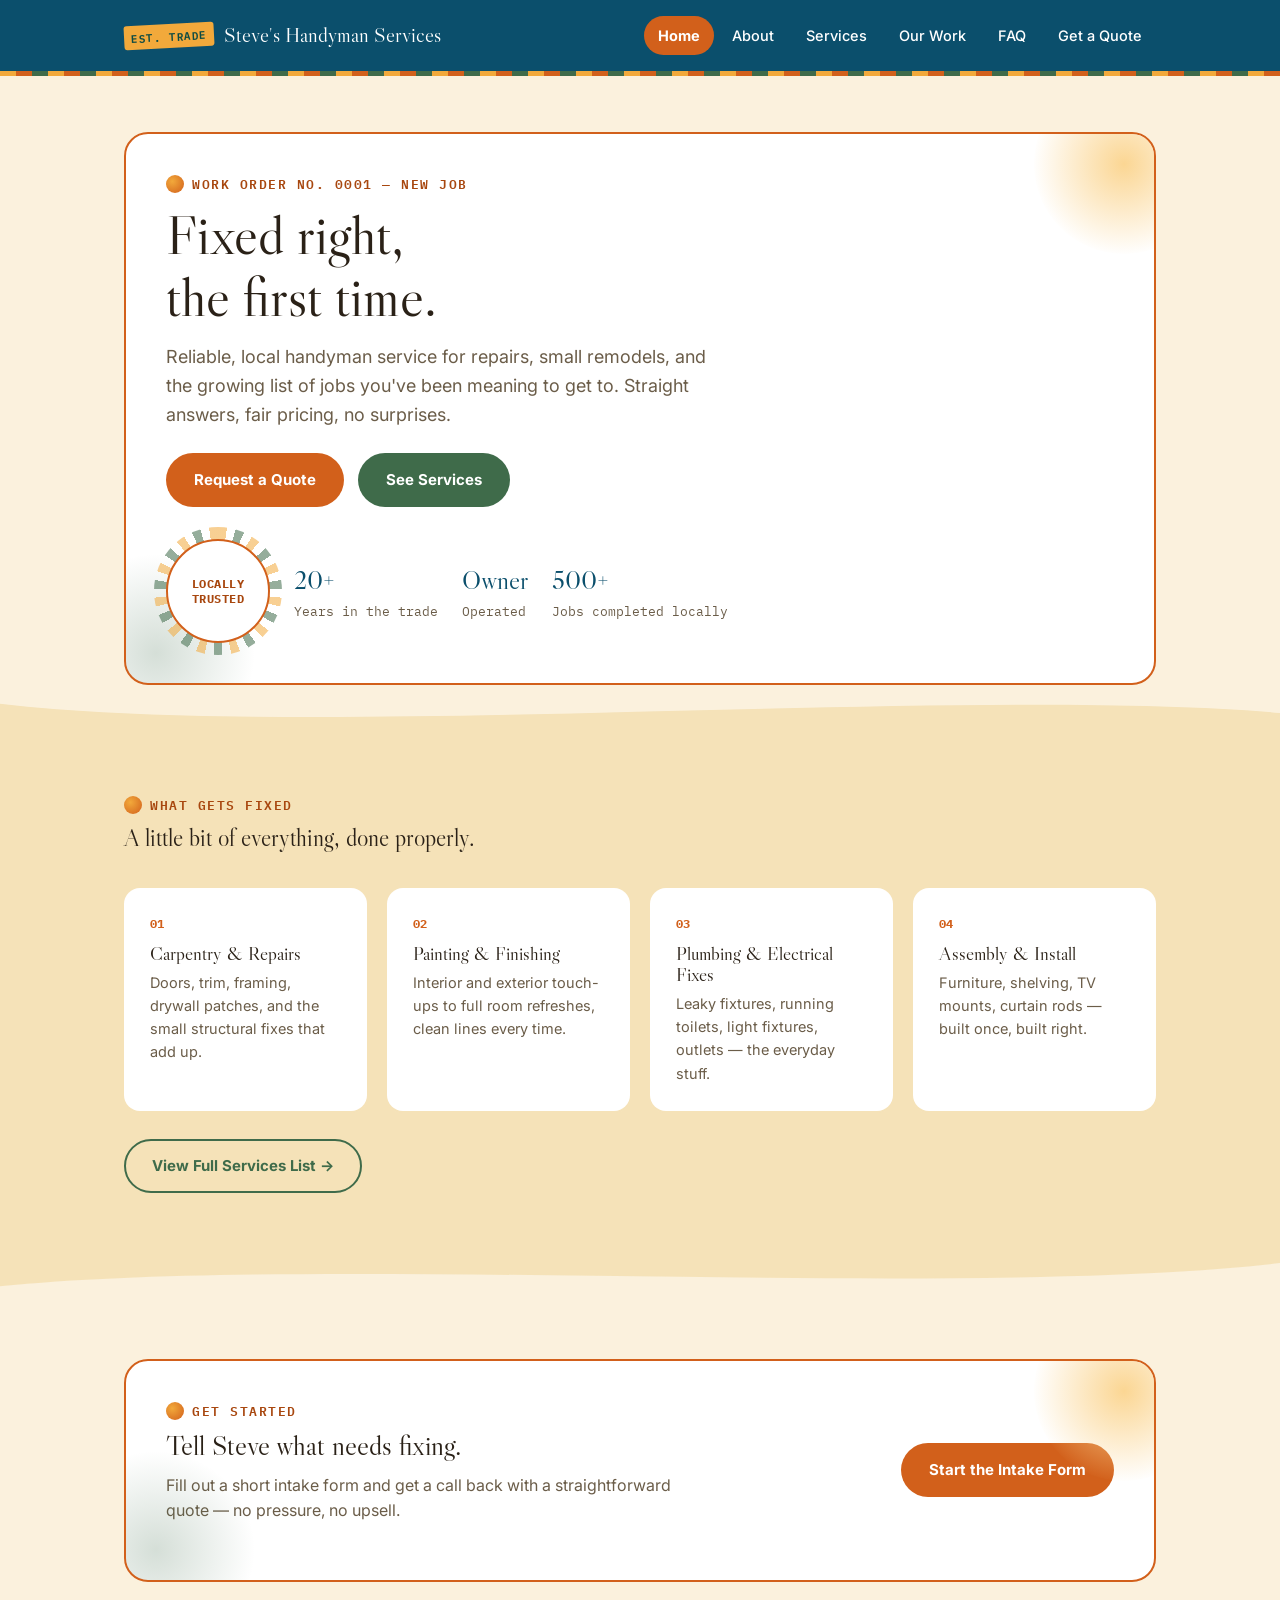
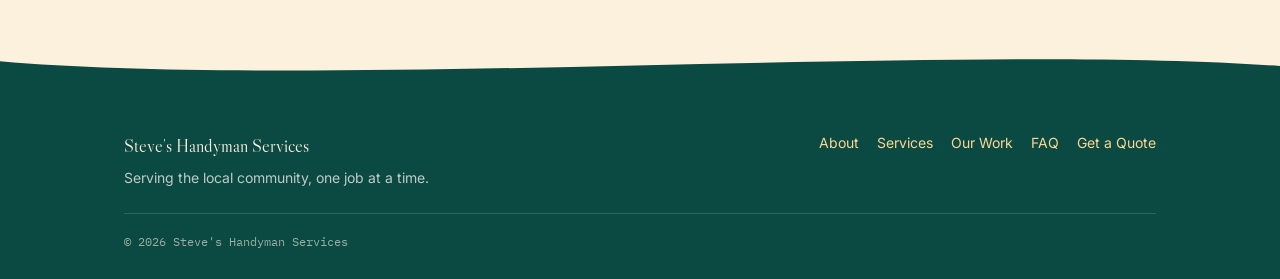
<file: index.html>
<!DOCTYPE html>
<html lang="en">
<head>
<meta charset="UTF-8">
<meta name="viewport" content="width=device-width, initial-scale=1.0">
<title>Steve's Handyman Services | Repairs, Remodels & Maintenance</title>
<link rel="stylesheet" href="style.css">
</head>
<body>

<header class="site-header">
  <div class="nav-wrap">
    <a href="index.html" class="logo">
      <span class="logo-tag">EST. TRADE</span>
      <span class="logo-name">Steve's Handyman Services</span>
    </a>
    <nav class="main-nav">
      <a href="index.html" class="active">Home</a>
      <a href="about.html">About</a>
      <a href="services.html">Services</a>
      <a href="work.html">Our Work</a>
      <a href="faq.html">FAQ</a>
      <a href="contact.html">Get a Quote</a>
    </nav>
  </div>
</header>

<section class="hero">
  <div class="container">
    <div class="ticket">
      <span class="eyebrow">Work Order No. 0001 — New Job</span>
      <h1>Fixed right,<br>the first time.</h1>
      <p class="lede">Reliable, local handyman service for repairs, small remodels, and the growing list of jobs you've been meaning to get to. Straight answers, fair pricing, no surprises.</p>
      <div class="hero-actions">
        <a href="contact.html" class="btn btn-primary">Request a Quote</a>
        <a href="services.html" class="btn btn-pine">See Services</a>
      </div>

      <div class="stamp-row">
        <div class="stamp">Locally<br>Trusted</div>
        <div class="stat"><strong>20+</strong>Years in the trade</div>
        <div class="stat"><strong>Owner</strong>Operated</div>
        <div class="stat"><strong>500+</strong>Jobs completed locally</div>
      </div>
    </div>
  </div>
</section>

<svg class="wave" viewBox="0 0 1200 60" preserveAspectRatio="none" xmlns="http://www.w3.org/2000/svg"><rect width="1200" height="60" fill="#FBF1DD"></rect><path d="M0,20 C300,60 900,0 1200,30 L1200,60 L0,60 Z" fill="#F5E2B8"></path></svg>
<section class="section-alt">
  <div class="container">
    <div class="section-head">
      <span class="eyebrow">What Gets Fixed</span>
      <h2>A little bit of everything, done properly.</h2>
    </div>
    <div class="grid">
      <div class="card">
        <span class="num">01</span>
        <h3>Carpentry &amp; Repairs</h3>
        <p>Doors, trim, framing, drywall patches, and the small structural fixes that add up.</p>
      </div>
      <div class="card">
        <span class="num">02</span>
        <h3>Painting &amp; Finishing</h3>
        <p>Interior and exterior touch-ups to full room refreshes, clean lines every time.</p>
      </div>
      <div class="card">
        <span class="num">03</span>
        <h3>Plumbing &amp; Electrical Fixes</h3>
        <p>Leaky fixtures, running toilets, light fixtures, outlets — the everyday stuff.</p>
      </div>
      <div class="card">
        <span class="num">04</span>
        <h3>Assembly &amp; Install</h3>
        <p>Furniture, shelving, TV mounts, curtain rods — built once, built right.</p>
      </div>
    </div>
    <div style="margin-top:28px;">
      <a href="services.html" class="btn btn-outline" style="border-color:var(--palm);color:var(--palm);">View Full Services List →</a>
    </div>
  </div>
</section>

<svg class="wave" viewBox="0 0 1200 60" preserveAspectRatio="none" xmlns="http://www.w3.org/2000/svg"><rect width="1200" height="60" fill="#F5E2B8"></rect><path d="M0,40 C300,5 900,55 1200,15 L1200,60 L0,60 Z" fill="#FBF1DD"></path></svg>
<section>
  <div class="container">
    <div class="ticket" style="display:flex;gap:32px;flex-wrap:wrap;align-items:center;justify-content:space-between;">
      <div style="max-width:520px;">
        <span class="eyebrow">Get Started</span>
        <h2 style="font-size:28px;">Tell Steve what needs fixing.</h2>
        <p style="color:var(--ink-soft);">Fill out a short intake form and get a call back with a straightforward quote — no pressure, no upsell.</p>
      </div>
      <a href="contact.html" class="btn btn-primary">Start the Intake Form</a>
    </div>
  </div>
</section>

<svg class="wave" viewBox="0 0 1200 60" preserveAspectRatio="none" xmlns="http://www.w3.org/2000/svg"><rect width="1200" height="60" fill="#FBF1DD"></rect><path d="M0,25 C300,55 900,5 1200,30 L1200,60 L0,60 Z" fill="#0B4A43"></path></svg>
<footer class="site-footer">
  <div class="container">
    <div class="foot-grid">
      <div>
        <div class="logo-name" style="color:var(--bg);font-size:18px;margin-bottom:6px;">Steve's Handyman Services</div>
        <div style="font-size:14px;color:rgba(250,247,241,.75);">Serving the local community, one job at a time.</div>
      </div>
      <div class="foot-links">
        <a href="about.html">About</a>
        <a href="services.html">Services</a>
        <a href="work.html">Our Work</a>
        <a href="faq.html">FAQ</a>
        <a href="contact.html">Get a Quote</a>
      </div>
    </div>
    <div class="foot-bottom">© 2026 Steve's Handyman Services</div>
  </div>
</footer>


<script src="https://identity.netlify.com/v1/netlify-identity-widget.js"></script>
<script>
  // Redirects Steve to the admin panel after he accepts his email invite
  if (window.netlifyIdentity) {
    window.netlifyIdentity.on("init", function(user){
      if (!user) {
        window.netlifyIdentity.on("login", function(){
          document.location.href = "/admin/";
        });
      }
    });
  }
</script>
</body>
</html>
</file>
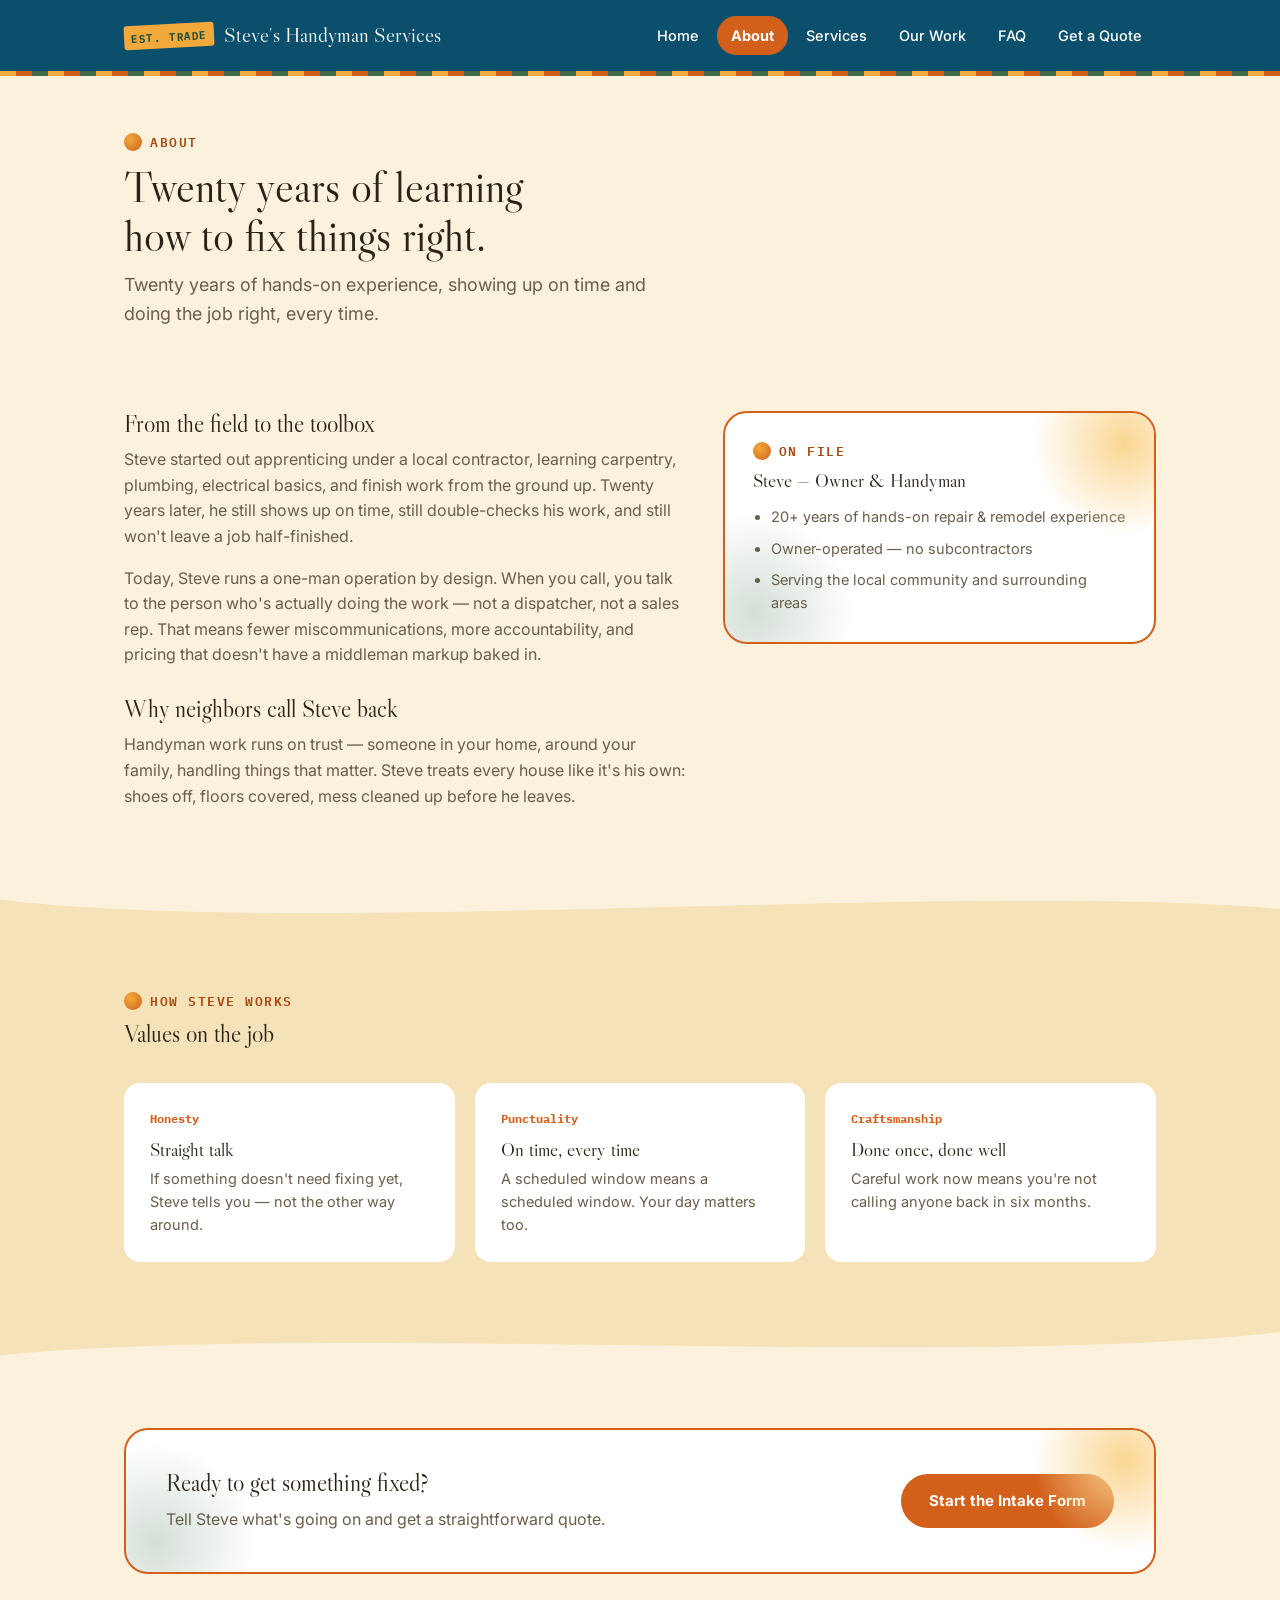
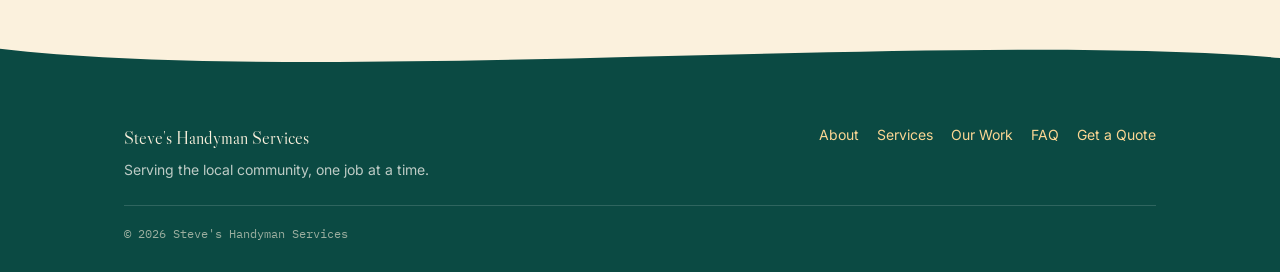
<file: about.html>
<!DOCTYPE html>
<html lang="en">
<head>
<meta charset="UTF-8">
<meta name="viewport" content="width=device-width, initial-scale=1.0">
<title>About Steve | Steve's Handyman Services</title>
<link rel="stylesheet" href="style.css">
</head>
<body>

<header class="site-header">
  <div class="nav-wrap">
    <a href="index.html" class="logo">
      <span class="logo-tag">EST. TRADE</span>
      <span class="logo-name">Steve's Handyman Services</span>
    </a>
    <nav class="main-nav">
      <a href="index.html">Home</a>
      <a href="about.html" class="active">About</a>
      <a href="services.html">Services</a>
      <a href="work.html">Our Work</a>
      <a href="faq.html">FAQ</a>
      <a href="contact.html">Get a Quote</a>
    </nav>
  </div>
</header>

<section class="hero" style="padding-bottom:8px;">
  <div class="container">
    <span class="eyebrow">About</span>
    <h1 style="font-size:clamp(30px,4.5vw,44px);">Twenty years of learning<br>how to fix things right.</h1>
    <p class="lede">Twenty years of hands-on experience, showing up on time and doing the job right, every time.</p>
  </div>
</section>

<section>
  <div class="container">
    <div class="grid" style="grid-template-columns:1.3fr 1fr;gap:36px;align-items:start;">
      <div>
        <h2 style="font-size:24px;">From the field to the toolbox</h2>
        <p style="color:var(--ink-soft);">Steve started out apprenticing under a local contractor, learning carpentry, plumbing, electrical basics, and finish work from the ground up. Twenty years later, he still shows up on time, still double-checks his work, and still won't leave a job half-finished.</p>
        <p style="color:var(--ink-soft);">Today, Steve runs a one-man operation by design. When you call, you talk to the person who's actually doing the work — not a dispatcher, not a sales rep. That means fewer miscommunications, more accountability, and pricing that doesn't have a middleman markup baked in.</p>
        <h2 style="font-size:24px;margin-top:28px;">Why neighbors call Steve back</h2>
        <p style="color:var(--ink-soft);">Handyman work runs on trust — someone in your home, around your family, handling things that matter. Steve treats every house like it's his own: shoes off, floors covered, mess cleaned up before he leaves.</p>
      </div>
      <div class="ticket" style="padding:28px;">
        <span class="eyebrow">On File</span>
        <h3 style="font-size:19px;margin-bottom:14px;">Steve — Owner &amp; Handyman</h3>
        <ul style="padding-left:18px;color:var(--ink-soft);font-size:14.5px;margin:0;">
          <li style="margin-bottom:8px;">20+ years of hands-on repair &amp; remodel experience</li>
          <li style="margin-bottom:8px;">Owner-operated — no subcontractors</li>
          <li>Serving the local community and surrounding areas</li>
        </ul>
      </div>
    </div>
  </div>
</section>
<svg class="wave" viewBox="0 0 1200 60" preserveAspectRatio="none" xmlns="http://www.w3.org/2000/svg"><rect width="1200" height="60" fill="#FBF1DD"></rect><path d="M0,20 C300,60 900,0 1200,30 L1200,60 L0,60 Z" fill="#F5E2B8"></path></svg>

<section class="section-alt">
  <div class="container">
    <div class="section-head">
      <span class="eyebrow">How Steve Works</span>
      <h2>Values on the job</h2>
    </div>
    <div class="grid">
      <div class="card">
        <span class="num">Honesty</span>
        <h3>Straight talk</h3>
        <p>If something doesn't need fixing yet, Steve tells you — not the other way around.</p>
      </div>
      <div class="card">
        <span class="num">Punctuality</span>
        <h3>On time, every time</h3>
        <p>A scheduled window means a scheduled window. Your day matters too.</p>
      </div>
      <div class="card">
        <span class="num">Craftsmanship</span>
        <h3>Done once, done well</h3>
        <p>Careful work now means you're not calling anyone back in six months.</p>
      </div>
    </div>
  </div>
</section>
<svg class="wave" viewBox="0 0 1200 60" preserveAspectRatio="none" xmlns="http://www.w3.org/2000/svg"><rect width="1200" height="60" fill="#F5E2B8"></rect><path d="M0,40 C300,5 900,55 1200,15 L1200,60 L0,60 Z" fill="#FBF1DD"></path></svg>

<section>
  <div class="container">
    <div class="ticket" style="display:flex;gap:24px;flex-wrap:wrap;align-items:center;justify-content:space-between;">
      <div>
        <h2 style="font-size:24px;">Ready to get something fixed?</h2>
        <p style="color:var(--ink-soft);margin:0;">Tell Steve what's going on and get a straightforward quote.</p>
      </div>
      <a href="contact.html" class="btn btn-primary">Start the Intake Form</a>
    </div>
  </div>
</section>
<svg class="wave" viewBox="0 0 1200 60" preserveAspectRatio="none" xmlns="http://www.w3.org/2000/svg"><rect width="1200" height="60" fill="#FBF1DD"></rect><path d="M0,20 C300,60 900,0 1200,30 L1200,60 L0,60 Z" fill="#0B4A43"></path></svg>

<footer class="site-footer">
  <div class="container">
    <div class="foot-grid">
      <div>
        <div class="logo-name" style="color:var(--bg);font-size:18px;margin-bottom:6px;">Steve's Handyman Services</div>
        <div style="font-size:14px;color:rgba(250,247,241,.75);">Serving the local community, one job at a time.</div>
      </div>
      <div class="foot-links">
        <a href="about.html">About</a>
        <a href="services.html">Services</a>
        <a href="work.html">Our Work</a>
        <a href="faq.html">FAQ</a>
        <a href="contact.html">Get a Quote</a>
      </div>
    </div>
    <div class="foot-bottom">© 2026 Steve's Handyman Services</div>
  </div>
</footer>

</body>
</html>
</file>
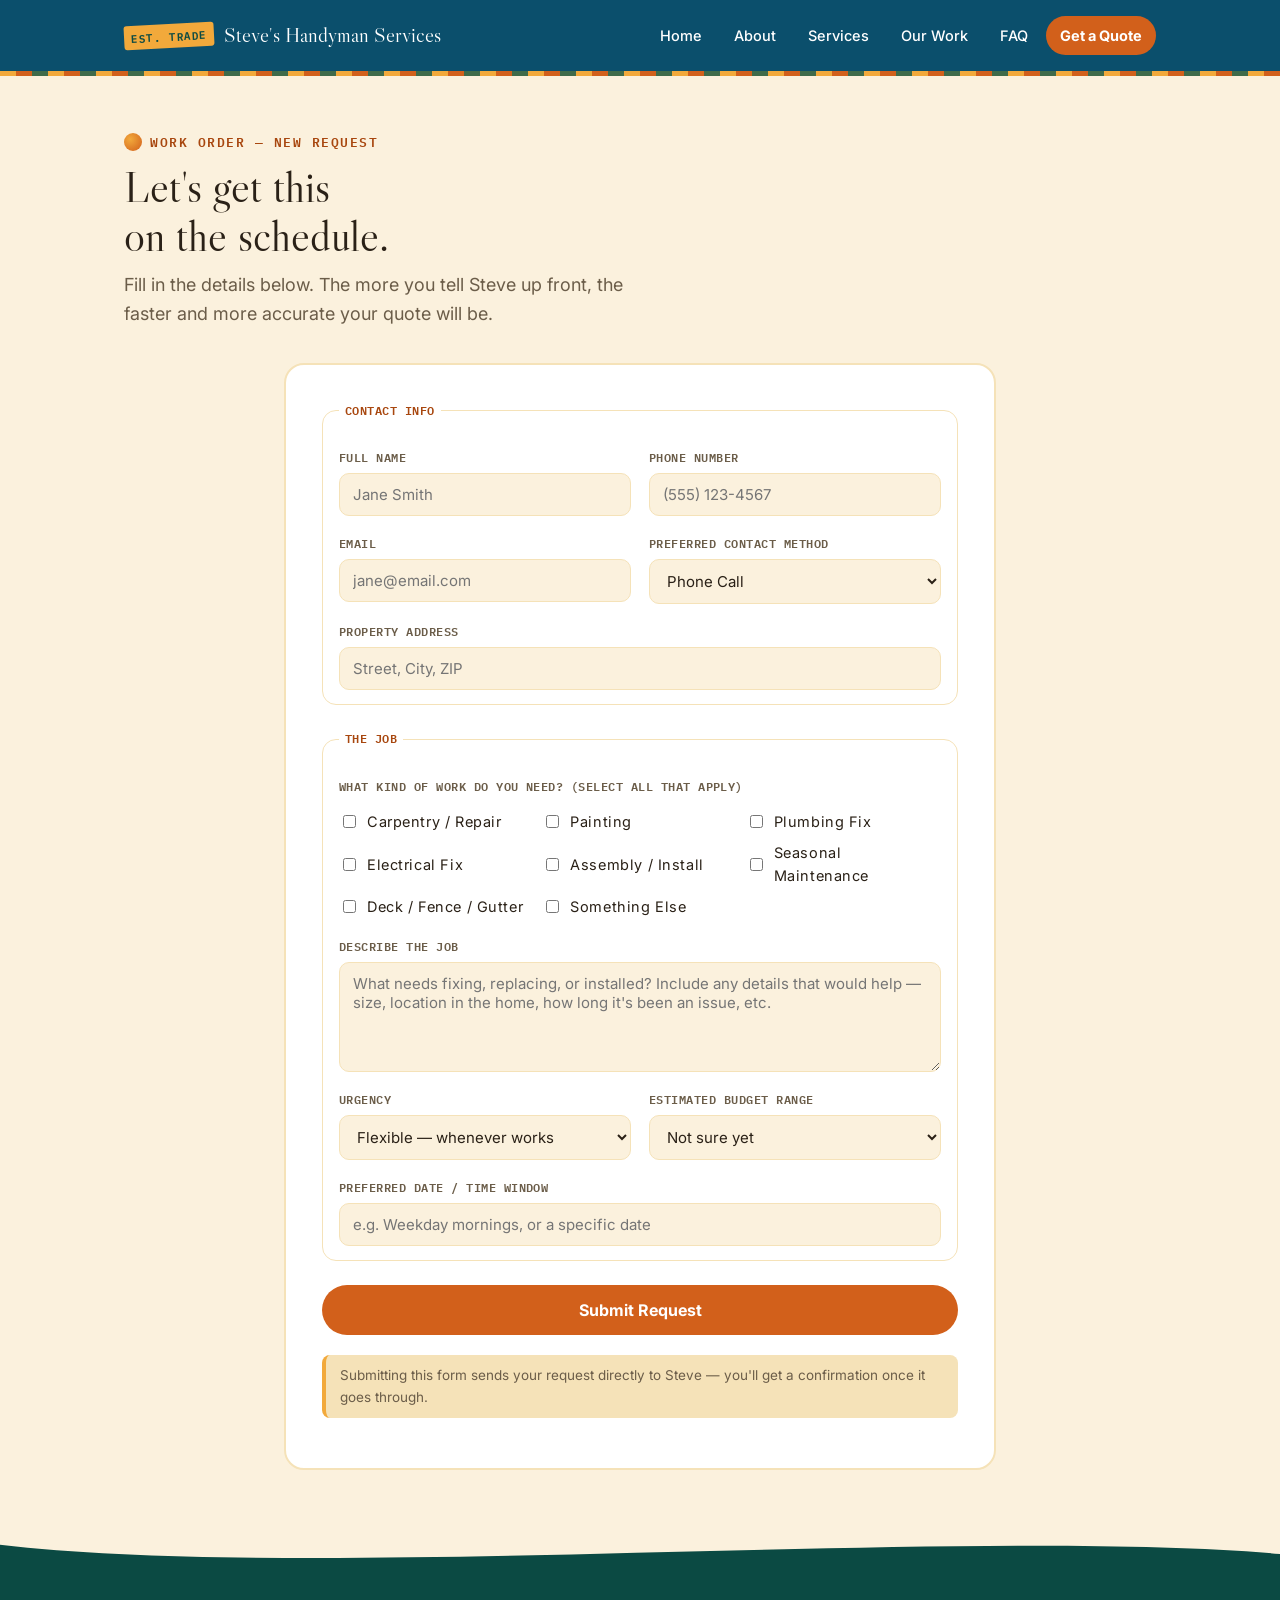
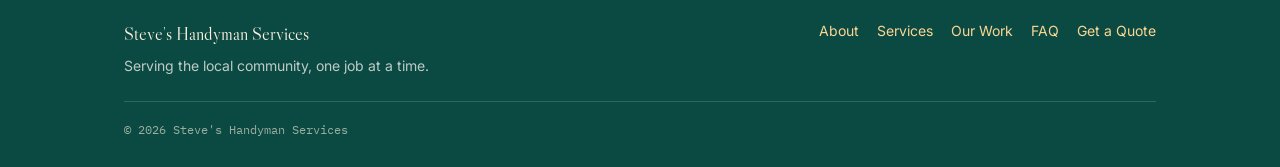
<file: contact.html>
<!DOCTYPE html>
<html lang="en">
<head>
<meta charset="UTF-8">
<meta name="viewport" content="width=device-width, initial-scale=1.0">
<title>Get a Quote | Steve's Handyman Services</title>
<link rel="stylesheet" href="style.css">
</head>
<body>

<header class="site-header">
  <div class="nav-wrap">
    <a href="index.html" class="logo">
      <span class="logo-tag">EST. TRADE</span>
      <span class="logo-name">Steve's Handyman Services</span>
    </a>
    <nav class="main-nav">
      <a href="index.html">Home</a>
      <a href="about.html">About</a>
      <a href="services.html">Services</a>
      <a href="work.html">Our Work</a>
      <a href="faq.html">FAQ</a>
      <a href="contact.html" class="active">Get a Quote</a>
    </nav>
  </div>
</header>

<section class="hero" style="padding-bottom:8px;">
  <div class="container">
    <span class="eyebrow">Work Order — New Request</span>
    <h1 style="font-size:clamp(30px,4.5vw,44px);">Let's get this<br>on the schedule.</h1>
    <p class="lede">Fill in the details below. The more you tell Steve up front, the faster and more accurate your quote will be.</p>
  </div>
</section>

<section style="padding-top:8px;">
  <div class="container" style="max-width:760px;">
    <form class="form-card" id="intake-form" name="intake-form" method="POST" data-netlify="true" netlify-honeypot="bot-field" action="/thank-you.html">
      <input type="hidden" name="form-name" value="intake-form" />
      <p style="position:absolute;left:-9999px;" aria-hidden="true">
        <label>Don't fill this out if you're human: <input name="bot-field" tabindex="-1" autocomplete="off" /></label>
      </p>

      <fieldset style="margin-bottom:24px;">
        <legend>Contact Info</legend>
        <div class="form-row" style="margin-top:14px;">
          <div class="field">
            <label for="name">Full Name</label>
            <input type="text" id="name" name="name" placeholder="Jane Smith" required>
          </div>
          <div class="field">
            <label for="phone">Phone Number</label>
            <input type="tel" id="phone" name="phone" placeholder="(555) 123-4567" required>
          </div>
        </div>
        <div class="form-row">
          <div class="field">
            <label for="email">Email</label>
            <input type="email" id="email" name="email" placeholder="jane@email.com">
          </div>
          <div class="field">
            <label for="preferred-contact">Preferred Contact Method</label>
            <select id="preferred-contact" name="preferred-contact">
              <option>Phone Call</option>
              <option>Text Message</option>
              <option>Email</option>
            </select>
          </div>
        </div>
        <div class="field full">
          <label for="address">Property Address</label>
          <input type="text" id="address" name="address" placeholder="Street, City, ZIP">
        </div>
      </fieldset>

      <fieldset style="margin-bottom:24px;">
        <legend>The Job</legend>
        <div class="field full" style="margin-top:14px;margin-bottom:18px;">
          <label>What kind of work do you need? (select all that apply)</label>
          <div class="checkbox-grid">
            <label><input type="checkbox" name="job-type" value="carpentry"> Carpentry / Repair</label>
            <label><input type="checkbox" name="job-type" value="painting"> Painting</label>
            <label><input type="checkbox" name="job-type" value="plumbing"> Plumbing Fix</label>
            <label><input type="checkbox" name="job-type" value="electrical"> Electrical Fix</label>
            <label><input type="checkbox" name="job-type" value="assembly"> Assembly / Install</label>
            <label><input type="checkbox" name="job-type" value="maintenance"> Seasonal Maintenance</label>
            <label><input type="checkbox" name="job-type" value="outdoor"> Deck / Fence / Gutter</label>
            <label><input type="checkbox" name="job-type" value="other"> Something Else</label>
          </div>
        </div>
        <div class="field full" style="margin-bottom:18px;">
          <label for="details">Describe the Job</label>
          <textarea id="details" name="details" placeholder="What needs fixing, replacing, or installed? Include any details that would help — size, location in the home, how long it's been an issue, etc."></textarea>
        </div>
        <div class="form-row">
          <div class="field">
            <label for="urgency">Urgency</label>
            <select id="urgency" name="urgency">
              <option>Flexible — whenever works</option>
              <option>Within the next 2 weeks</option>
              <option>Urgent — as soon as possible</option>
            </select>
          </div>
          <div class="field">
            <label for="budget">Estimated Budget Range</label>
            <select id="budget" name="budget">
              <option>Not sure yet</option>
              <option>Under $150</option>
              <option>$150–$400</option>
              <option>$400–$1,000</option>
              <option>$1,000+</option>
            </select>
          </div>
        </div>
        <div class="field full">
          <label for="date">Preferred Date / Time Window</label>
          <input type="text" id="date" name="date" placeholder="e.g. Weekday mornings, or a specific date">
        </div>
      </fieldset>

      <button type="submit" class="btn btn-primary" style="width:100%;text-align:center;font-size:16px;">Submit Request</button>

      <p class="form-note">Submitting this form sends your request directly to Steve — you'll get a confirmation once it goes through.</p>
    </form>
  </div>
</section>
<svg class="wave" viewBox="0 0 1200 60" preserveAspectRatio="none" xmlns="http://www.w3.org/2000/svg"><rect width="1200" height="60" fill="#FBF1DD"></rect><path d="M0,20 C300,60 900,0 1200,30 L1200,60 L0,60 Z" fill="#0B4A43"></path></svg>

<footer class="site-footer">
  <div class="container">
    <div class="foot-grid">
      <div>
        <div class="logo-name" style="color:var(--bg);font-size:18px;margin-bottom:6px;">Steve's Handyman Services</div>
        <div style="font-size:14px;color:rgba(250,247,241,.75);">Serving the local community, one job at a time.</div>
      </div>
      <div class="foot-links">
        <a href="about.html">About</a>
        <a href="services.html">Services</a>
        <a href="work.html">Our Work</a>
        <a href="faq.html">FAQ</a>
        <a href="contact.html">Get a Quote</a>
      </div>
    </div>
    <div class="foot-bottom">© 2026 Steve's Handyman Services</div>
  </div>
</footer>

</body>
</html>
</file>
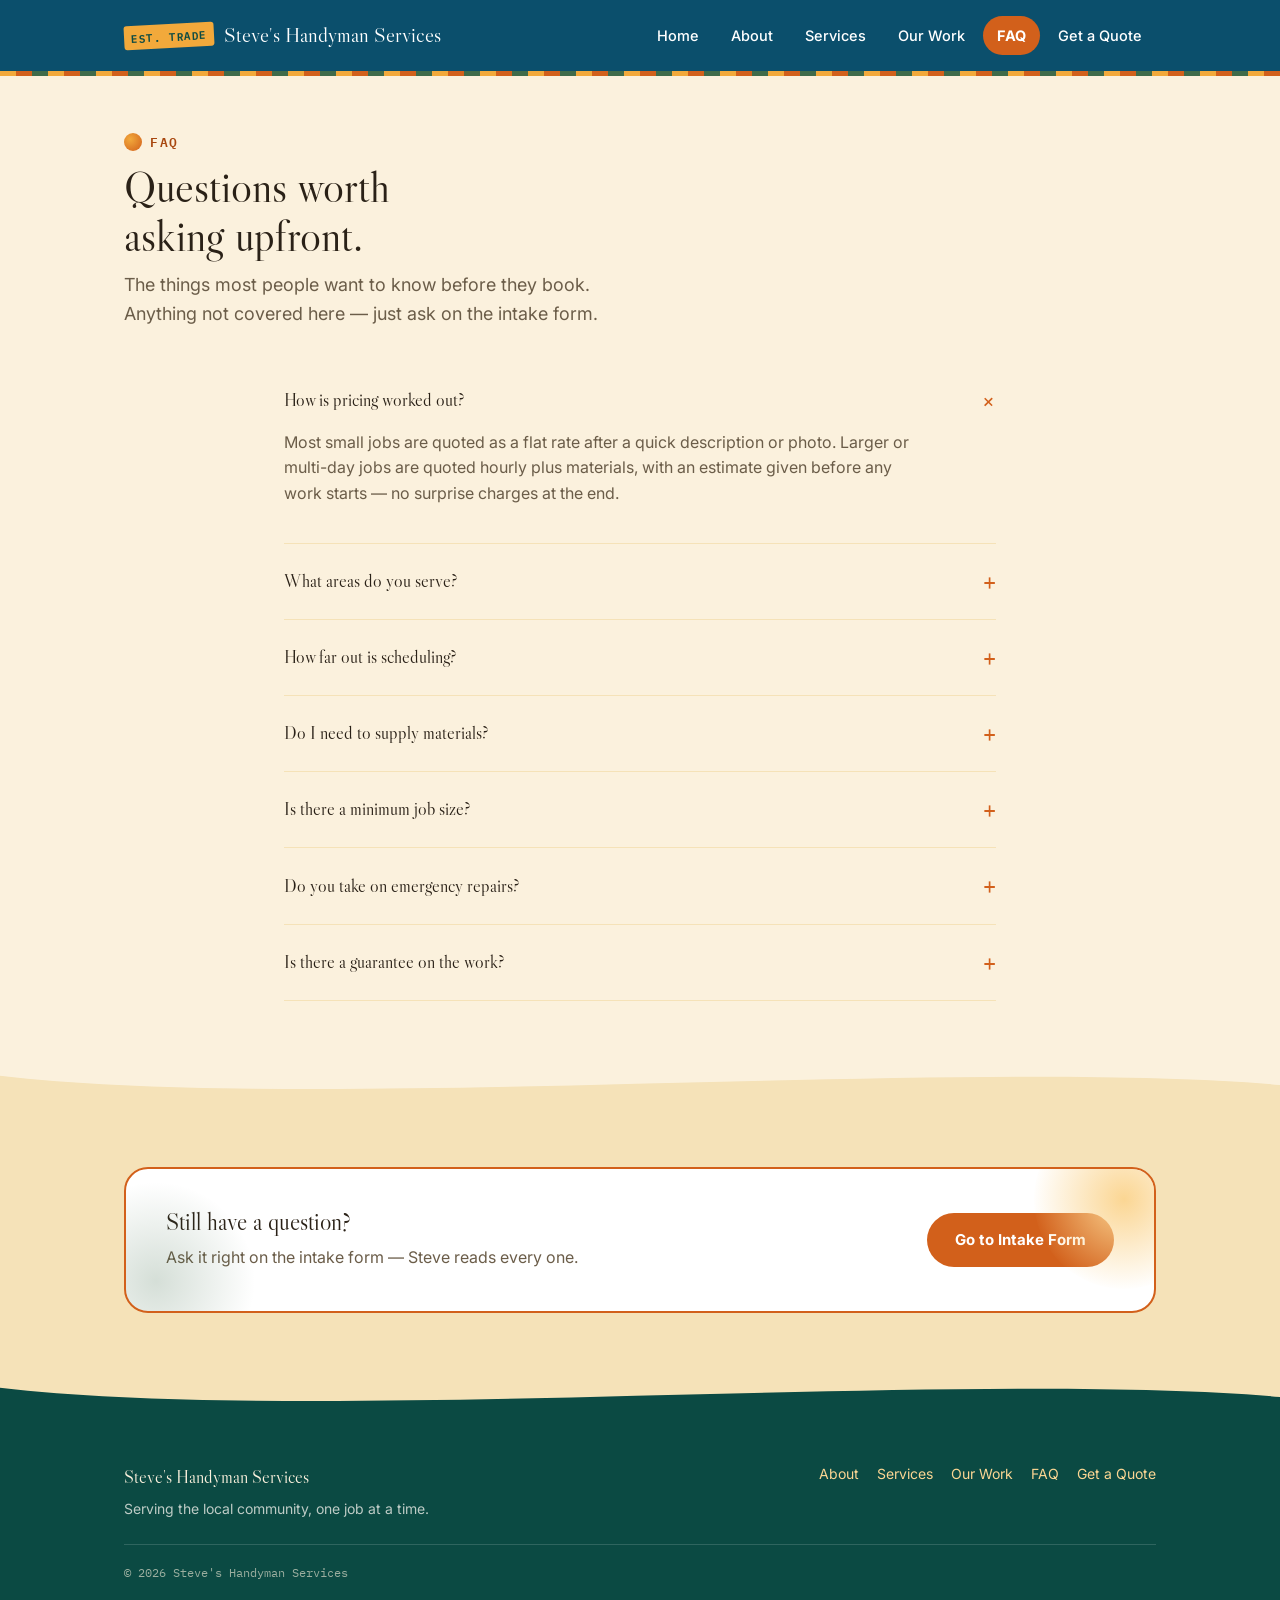
<file: faq.html>
<!DOCTYPE html>
<html lang="en">
<head>
<meta charset="UTF-8">
<meta name="viewport" content="width=device-width, initial-scale=1.0">
<title>FAQ | Steve's Handyman Services</title>
<link rel="stylesheet" href="style.css">
</head>
<body>

<header class="site-header">
  <div class="nav-wrap">
    <a href="index.html" class="logo">
      <span class="logo-tag">EST. TRADE</span>
      <span class="logo-name">Steve's Handyman Services</span>
    </a>
    <nav class="main-nav">
      <a href="index.html">Home</a>
      <a href="about.html">About</a>
      <a href="services.html">Services</a>
      <a href="work.html">Our Work</a>
      <a href="faq.html" class="active">FAQ</a>
      <a href="contact.html">Get a Quote</a>
    </nav>
  </div>
</header>

<section class="hero" style="padding-bottom:8px;">
  <div class="container">
    <span class="eyebrow">FAQ</span>
    <h1 style="font-size:clamp(30px,4.5vw,44px);">Questions worth<br>asking upfront.</h1>
    <p class="lede">The things most people want to know before they book. Anything not covered here — just ask on the intake form.</p>
  </div>
</section>

<section style="padding-top:8px;">
  <div class="container" style="max-width:760px;">

    <details class="faq-item" open>
      <summary>How is pricing worked out?</summary>
      <p>Most small jobs are quoted as a flat rate after a quick description or photo. Larger or multi-day jobs are quoted hourly plus materials, with an estimate given before any work starts — no surprise charges at the end.</p>
    </details>

    <details class="faq-item">
      <summary>What areas do you serve?</summary>
      <p>Steve works throughout the local area and nearby neighborhoods. If you're unsure whether your address is in range, mention it on the intake form and you'll get a quick answer.</p>
    </details>

    <details class="faq-item">
      <summary>How far out is scheduling?</summary>
      <p>It varies with the season, but most jobs are booked within one to two weeks. Smaller repairs can sometimes be slotted in sooner — ask when you submit your request.</p>
    </details>

    <details class="faq-item">
      <summary>Do I need to supply materials?</summary>
      <p>Either way works. Steve can pick up standard materials and add the cost to the quote, or you can supply your own if you already have something specific in mind.</p>
    </details>

    <details class="faq-item">
      <summary>Is there a minimum job size?</summary>
      <p>No formal minimum, but very small jobs (under an hour) may be billed at a flat minimum service rate to cover travel and setup — this will always be stated in your quote first.</p>
    </details>

    <details class="faq-item">
      <summary>Do you take on emergency repairs?</summary>
      <p>Steve prioritizes urgent issues like active leaks or safety hazards when scheduling allows. Mark your request as urgent on the intake form and you'll hear back as quickly as possible.</p>
    </details>

    <details class="faq-item">
      <summary>Is there a guarantee on the work?</summary>
      <p>Yes. If something isn't right after a job is finished, Steve will come back and make it right at no extra charge.</p>
    </details>

  </div>
</section>
<svg class="wave" viewBox="0 0 1200 60" preserveAspectRatio="none" xmlns="http://www.w3.org/2000/svg"><rect width="1200" height="60" fill="#FBF1DD"></rect><path d="M0,20 C300,60 900,0 1200,30 L1200,60 L0,60 Z" fill="#F5E2B8"></path></svg>

<section class="section-alt">
  <div class="container">
    <div class="ticket" style="display:flex;gap:24px;flex-wrap:wrap;align-items:center;justify-content:space-between;">
      <div>
        <h2 style="font-size:24px;">Still have a question?</h2>
        <p style="color:var(--ink-soft);margin:0;">Ask it right on the intake form — Steve reads every one.</p>
      </div>
      <a href="contact.html" class="btn btn-primary">Go to Intake Form</a>
    </div>
  </div>
</section>
<svg class="wave" viewBox="0 0 1200 60" preserveAspectRatio="none" xmlns="http://www.w3.org/2000/svg"><rect width="1200" height="60" fill="#F5E2B8"></rect><path d="M0,20 C300,60 900,0 1200,30 L1200,60 L0,60 Z" fill="#0B4A43"></path></svg>

<footer class="site-footer">
  <div class="container">
    <div class="foot-grid">
      <div>
        <div class="logo-name" style="color:var(--bg);font-size:18px;margin-bottom:6px;">Steve's Handyman Services</div>
        <div style="font-size:14px;color:rgba(250,247,241,.75);">Serving the local community, one job at a time.</div>
      </div>
      <div class="foot-links">
        <a href="about.html">About</a>
        <a href="services.html">Services</a>
        <a href="work.html">Our Work</a>
        <a href="faq.html">FAQ</a>
        <a href="contact.html">Get a Quote</a>
      </div>
    </div>
    <div class="foot-bottom">© 2026 Steve's Handyman Services</div>
  </div>
</footer>

</body>
</html>
</file>
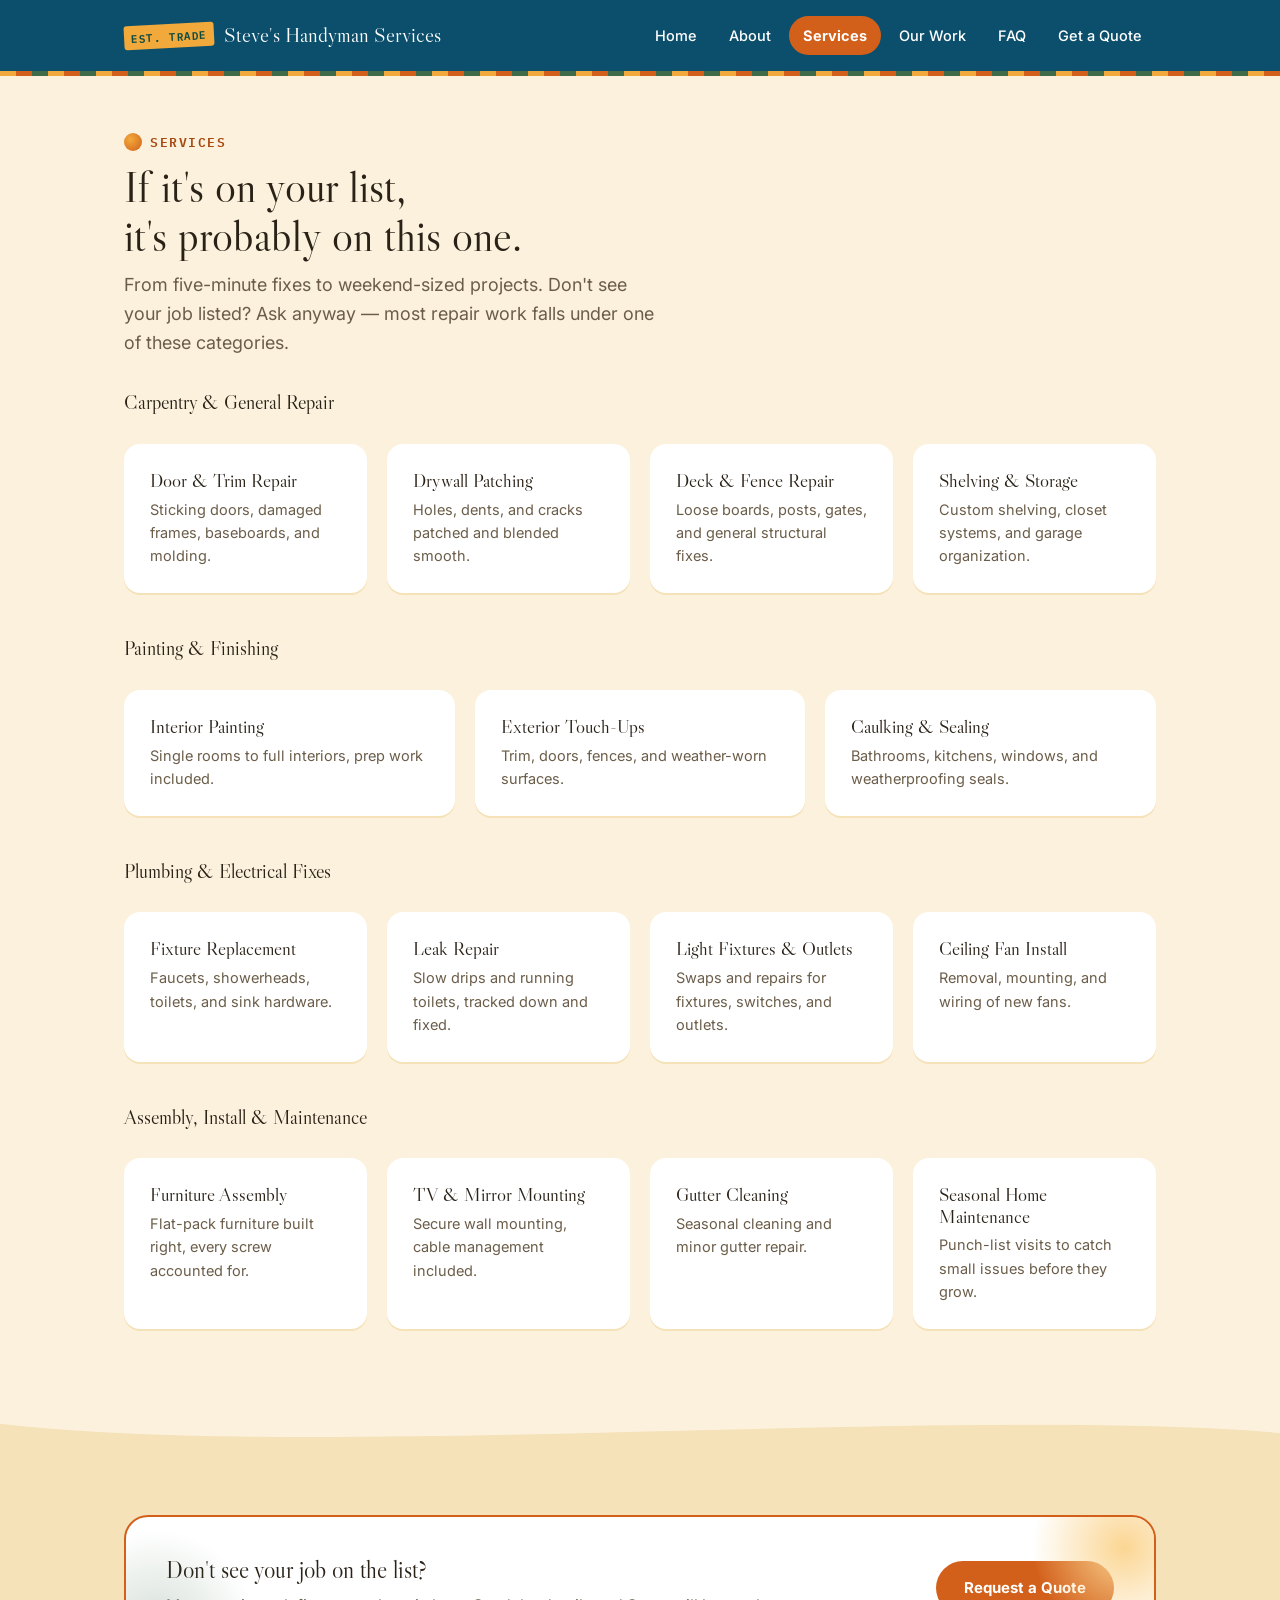
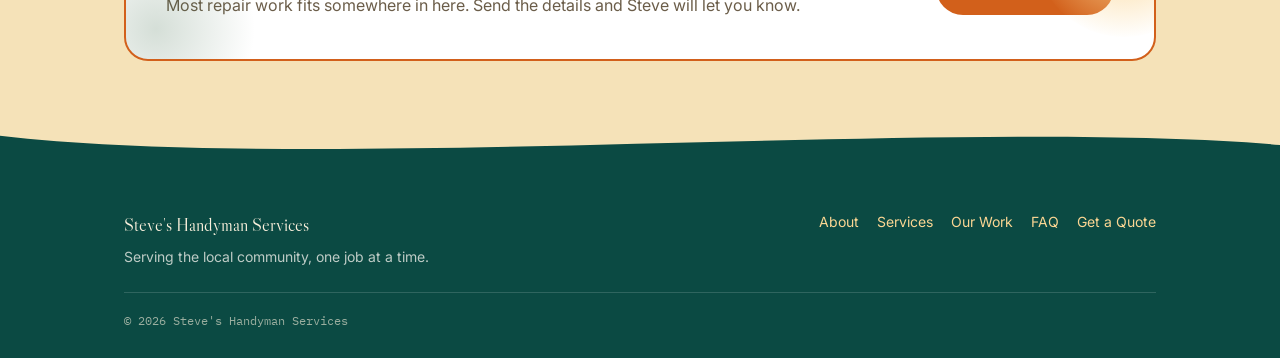
<file: services.html>
<!DOCTYPE html>
<html lang="en">
<head>
<meta charset="UTF-8">
<meta name="viewport" content="width=device-width, initial-scale=1.0">
<title>Services | Steve's Handyman Services</title>
<link rel="stylesheet" href="style.css">
</head>
<body>

<header class="site-header">
  <div class="nav-wrap">
    <a href="index.html" class="logo">
      <span class="logo-tag">EST. TRADE</span>
      <span class="logo-name">Steve's Handyman Services</span>
    </a>
    <nav class="main-nav">
      <a href="index.html">Home</a>
      <a href="about.html">About</a>
      <a href="services.html" class="active">Services</a>
      <a href="work.html">Our Work</a>
      <a href="faq.html">FAQ</a>
      <a href="contact.html">Get a Quote</a>
    </nav>
  </div>
</header>

<section class="hero" style="padding-bottom:8px;">
  <div class="container">
    <span class="eyebrow">Services</span>
    <h1 style="font-size:clamp(30px,4.5vw,44px);">If it's on your list,<br>it's probably on this one.</h1>
    <p class="lede">From five-minute fixes to weekend-sized projects. Don't see your job listed? Ask anyway — most repair work falls under one of these categories.</p>
  </div>
</section>

<section style="padding-top:8px;">
  <div class="container">

    <div style="margin-bottom:44px;">
      <h2 style="font-size:20px;border-bottom:2px solid var(--amber);display:inline-block;padding-bottom:4px;">Carpentry &amp; General Repair</h2>
      <div class="grid" style="margin-top:18px;">
        <div class="card"><h3>Door &amp; Trim Repair</h3><p>Sticking doors, damaged frames, baseboards, and molding.</p></div>
        <div class="card"><h3>Drywall Patching</h3><p>Holes, dents, and cracks patched and blended smooth.</p></div>
        <div class="card"><h3>Deck &amp; Fence Repair</h3><p>Loose boards, posts, gates, and general structural fixes.</p></div>
        <div class="card"><h3>Shelving &amp; Storage</h3><p>Custom shelving, closet systems, and garage organization.</p></div>
      </div>
    </div>

    <div style="margin-bottom:44px;">
      <h2 style="font-size:20px;border-bottom:2px solid var(--amber);display:inline-block;padding-bottom:4px;">Painting &amp; Finishing</h2>
      <div class="grid" style="margin-top:18px;">
        <div class="card"><h3>Interior Painting</h3><p>Single rooms to full interiors, prep work included.</p></div>
        <div class="card"><h3>Exterior Touch-Ups</h3><p>Trim, doors, fences, and weather-worn surfaces.</p></div>
        <div class="card"><h3>Caulking &amp; Sealing</h3><p>Bathrooms, kitchens, windows, and weatherproofing seals.</p></div>
      </div>
    </div>

    <div style="margin-bottom:44px;">
      <h2 style="font-size:20px;border-bottom:2px solid var(--amber);display:inline-block;padding-bottom:4px;">Plumbing &amp; Electrical Fixes</h2>
      <div class="grid" style="margin-top:18px;">
        <div class="card"><h3>Fixture Replacement</h3><p>Faucets, showerheads, toilets, and sink hardware.</p></div>
        <div class="card"><h3>Leak Repair</h3><p>Slow drips and running toilets, tracked down and fixed.</p></div>
        <div class="card"><h3>Light Fixtures &amp; Outlets</h3><p>Swaps and repairs for fixtures, switches, and outlets.</p></div>
        <div class="card"><h3>Ceiling Fan Install</h3><p>Removal, mounting, and wiring of new fans.</p></div>
      </div>
    </div>

    <div style="margin-bottom:20px;">
      <h2 style="font-size:20px;border-bottom:2px solid var(--amber);display:inline-block;padding-bottom:4px;">Assembly, Install &amp; Maintenance</h2>
      <div class="grid" style="margin-top:18px;">
        <div class="card"><h3>Furniture Assembly</h3><p>Flat-pack furniture built right, every screw accounted for.</p></div>
        <div class="card"><h3>TV &amp; Mirror Mounting</h3><p>Secure wall mounting, cable management included.</p></div>
        <div class="card"><h3>Gutter Cleaning</h3><p>Seasonal cleaning and minor gutter repair.</p></div>
        <div class="card"><h3>Seasonal Home Maintenance</h3><p>Punch-list visits to catch small issues before they grow.</p></div>
      </div>
    </div>

  </div>
</section>
<svg class="wave" viewBox="0 0 1200 60" preserveAspectRatio="none" xmlns="http://www.w3.org/2000/svg"><rect width="1200" height="60" fill="#FBF1DD"></rect><path d="M0,20 C300,60 900,0 1200,30 L1200,60 L0,60 Z" fill="#F5E2B8"></path></svg>

<section class="section-alt">
  <div class="container">
    <div class="ticket" style="display:flex;gap:24px;flex-wrap:wrap;align-items:center;justify-content:space-between;">
      <div>
        <h2 style="font-size:24px;">Don't see your job on the list?</h2>
        <p style="color:var(--ink-soft);margin:0;">Most repair work fits somewhere in here. Send the details and Steve will let you know.</p>
      </div>
      <a href="contact.html" class="btn btn-primary">Request a Quote</a>
    </div>
  </div>
</section>
<svg class="wave" viewBox="0 0 1200 60" preserveAspectRatio="none" xmlns="http://www.w3.org/2000/svg"><rect width="1200" height="60" fill="#F5E2B8"></rect><path d="M0,20 C300,60 900,0 1200,30 L1200,60 L0,60 Z" fill="#0B4A43"></path></svg>

<footer class="site-footer">
  <div class="container">
    <div class="foot-grid">
      <div>
        <div class="logo-name" style="color:var(--bg);font-size:18px;margin-bottom:6px;">Steve's Handyman Services</div>
        <div style="font-size:14px;color:rgba(250,247,241,.75);">Serving the local community, one job at a time.</div>
      </div>
      <div class="foot-links">
        <a href="about.html">About</a>
        <a href="services.html">Services</a>
        <a href="work.html">Our Work</a>
        <a href="faq.html">FAQ</a>
        <a href="contact.html">Get a Quote</a>
      </div>
    </div>
    <div class="foot-bottom">© 2026 Steve's Handyman Services</div>
  </div>
</footer>

</body>
</html>
</file>
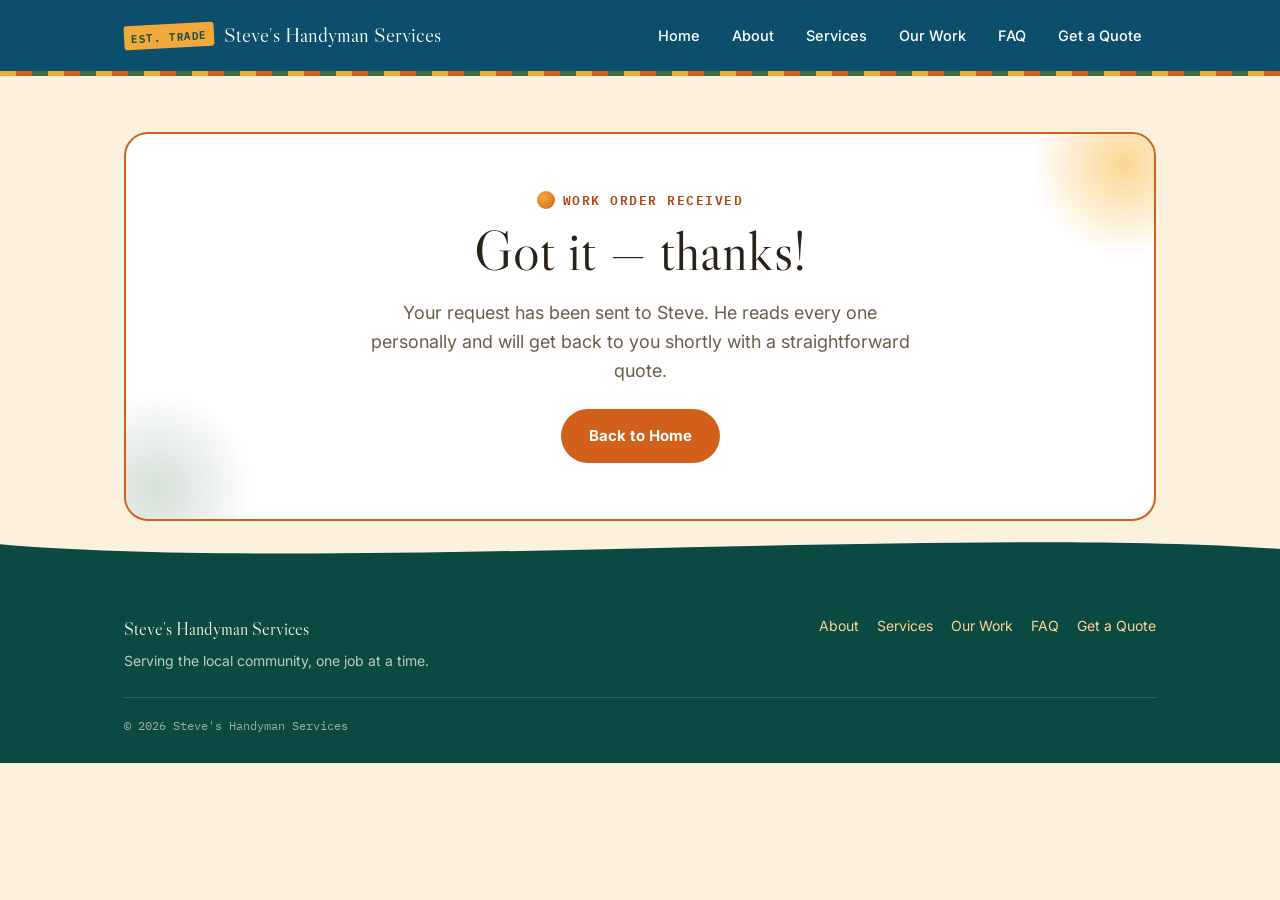
<file: thank-you.html>
<!DOCTYPE html>
<html lang="en">
<head>
<meta charset="UTF-8">
<meta name="viewport" content="width=device-width, initial-scale=1.0">
<title>Request Sent | Steve's Handyman Services</title>
<link rel="stylesheet" href="style.css">
</head>
<body>

<header class="site-header">
  <div class="nav-wrap">
    <a href="index.html" class="logo">
      <span class="logo-tag">EST. TRADE</span>
      <span class="logo-name">Steve's Handyman Services</span>
    </a>
    <nav class="main-nav">
      <a href="index.html">Home</a>
      <a href="about.html">About</a>
      <a href="services.html">Services</a>
      <a href="work.html">Our Work</a>
      <a href="faq.html">FAQ</a>
      <a href="contact.html">Get a Quote</a>
    </nav>
  </div>
</header>

<section class="hero">
  <div class="container">
    <div class="ticket" style="text-align:center;padding:56px 40px;">
      <span class="eyebrow" style="justify-content:center;">Work Order Received</span>
      <h1 style="margin-bottom:.3em;">Got it — thanks!</h1>
      <p class="lede" style="margin:0 auto 24px;">Your request has been sent to Steve. He reads every one personally and will get back to you shortly with a straightforward quote.</p>
      <a href="index.html" class="btn btn-primary">Back to Home</a>
    </div>
  </div>
</section>

<svg class="wave" viewBox="0 0 1200 60" preserveAspectRatio="none" xmlns="http://www.w3.org/2000/svg"><rect width="1200" height="60" fill="#FBF1DD"></rect><path d="M0,25 C300,55 900,5 1200,30 L1200,60 L0,60 Z" fill="#0B4A43"></path></svg>

<footer class="site-footer">
  <div class="container">
    <div class="foot-grid">
      <div>
        <div class="logo-name" style="color:var(--bg);font-size:18px;margin-bottom:6px;">Steve's Handyman Services</div>
        <div style="font-size:14px;color:rgba(250,247,241,.75);">Serving the local community, one job at a time.</div>
      </div>
      <div class="foot-links">
        <a href="about.html">About</a>
        <a href="services.html">Services</a>
        <a href="work.html">Our Work</a>
        <a href="faq.html">FAQ</a>
        <a href="contact.html">Get a Quote</a>
      </div>
    </div>
    <div class="foot-bottom">© 2026 Steve's Handyman Services</div>
  </div>
</footer>

</body>
</html>
</file>
<file: style.css>
@import url('https://fonts.googleapis.com/css2?family=Libre+Caslon+Display&family=Inter:wght@400;500;600;700&family=IBM+Plex+Mono:wght@500;600&display=swap');

:root{
  --sand: #FBF1DD;
  --sand-alt: #F5E2B8;
  --ink: #2A2117;
  --ink-soft: #6B5D49;
  --ocean: #0B4F6C;
  --ocean-dark: #0B4A43;
  --ocean-bright: #1C93C4;
  --terracotta: #D2601B;
  --terracotta-dark: #A8470F;
  --gold: #F2A93B;
  --gold-light: #FBD693;
  --palm: #3F6B4A;
  --palm-dark: #2C4D35;
  --white: #FFFFFF;
}

*{box-sizing:border-box;}
html{scroll-behavior:smooth;}
body{
  margin:0;
  background:var(--sand);
  color:var(--ink);
  font-family:'Inter',sans-serif;
  font-size:16px;
  line-height:1.6;
}
img{max-width:100%;display:block;}
a{color:inherit;}
h1,h2,h3,h4{
  font-family:'Libre Caslon Display',serif;
  font-weight:400;
  line-height:1.12;
  margin:0 0 .4em;
  color:var(--ink);
  letter-spacing:0;
}
p{margin:0 0 1em;}
.container{max-width:1080px;margin:0 auto;padding:0 24px;}

.eyebrow{
  font-family:'IBM Plex Mono',monospace;
  font-size:12.5px;
  font-weight:600;
  letter-spacing:.12em;
  text-transform:uppercase;
  color:var(--terracotta-dark);
  display:inline-flex;
  align-items:center;
  gap:8px;
  margin-bottom:.75em;
}
.eyebrow::before{
  content:"";
  width:18px;height:18px;
  border-radius:50%;
  background:radial-gradient(circle at 35% 35%, var(--gold), var(--terracotta));
  flex-shrink:0;
}

/* ---------- HEADER / NAV ---------- */
header.site-header{
  background:var(--ocean);
  color:var(--white);
  border-bottom:5px solid var(--terracotta);
  position:relative;
}
header.site-header::after{
  content:"";
  position:absolute;
  bottom:-5px;left:0;right:0;height:5px;
  background:repeating-linear-gradient(90deg, var(--gold) 0 16px, var(--terracotta) 16px 32px, var(--palm) 32px 48px);
}
.nav-wrap{
  display:flex;
  align-items:center;
  justify-content:space-between;
  padding:16px 24px;
  max-width:1080px;
  margin:0 auto;
  flex-wrap:wrap;
  gap:12px;
}
.logo{
  display:flex;
  align-items:center;
  gap:10px;
  text-decoration:none;
  color:var(--white);
}
.logo-tag{
  font-family:'IBM Plex Mono',monospace;
  font-size:11px;
  font-weight:600;
  background:var(--gold);
  color:var(--ocean-dark);
  padding:3px 7px;
  border-radius:3px;
  letter-spacing:.05em;
  transform:rotate(-3deg);
}
.logo-name{
  font-family:'Libre Caslon Display',serif;
  font-weight:400;
  font-size:21px;
}
nav.main-nav{display:flex;gap:4px;flex-wrap:wrap;}
nav.main-nav a{
  text-decoration:none;
  color:var(--white);
  font-size:14.5px;
  font-weight:500;
  padding:8px 14px;
  border-radius:20px;
  transition:background .15s ease;
}
nav.main-nav a:hover{background:rgba(143,196,153,.22);}
nav.main-nav a.active{background:var(--terracotta);color:var(--white);font-weight:700;}

/* ---------- BUTTONS ---------- */
.btn{
  display:inline-block;
  font-family:'Inter',sans-serif;
  font-weight:700;
  font-size:15px;
  padding:13px 26px;
  border-radius:30px;
  text-decoration:none;
  border:2px solid transparent;
  cursor:pointer;
  transition:transform .12s ease, box-shadow .12s ease;
}
.btn:hover{transform:translateY(-1px);}
.btn-primary{background:var(--terracotta);color:var(--white);}
.btn-primary:hover{box-shadow:0 4px 0 var(--terracotta-dark);}
.btn-outline{background:transparent;border-color:var(--white);color:var(--white);}
.btn-outline:hover{background:rgba(255,255,255,.12);}
.btn-pine{background:var(--palm);color:var(--white);}
.btn-pine:hover{box-shadow:0 4px 0 var(--palm-dark);}

/* ---------- HERO / TICKET CARD ---------- */
.ticket{
  background:var(--white);
  border:2px solid var(--terracotta);
  border-radius:24px;
  position:relative;
  padding:40px;
  overflow:hidden;
}
.ticket::before{
  content:"";
  position:absolute;
  top:-60px;right:-60px;
  width:180px;height:180px;
  border-radius:50%;
  background:radial-gradient(circle, var(--gold-light) 0%, transparent 72%);
}
.ticket::after{
  content:"";
  position:absolute;
  bottom:-70px;left:-70px;
  width:200px;height:200px;
  border-radius:50%;
  background:radial-gradient(circle, rgba(63,107,74,.22) 0%, transparent 70%);
}

.hero{padding:56px 0 0;position:relative;}
.hero h1{font-size:clamp(34px,5vw,56px);margin-bottom:.25em;}
.hero .lede{font-size:18px;color:var(--ink-soft);max-width:540px;}
.hero-actions{display:flex;gap:14px;flex-wrap:wrap;margin-top:24px;}

.stamp-row{display:flex;gap:24px;flex-wrap:wrap;align-items:center;margin-top:32px;position:relative;z-index:1;}
.stamp{
  font-family:'IBM Plex Mono',monospace;
  font-size:12px;
  font-weight:700;
  letter-spacing:.04em;
  text-transform:uppercase;
  color:var(--terracotta-dark);
  background:var(--white);
  border:2.5px solid var(--terracotta);
  border-radius:50%;
  width:104px;height:104px;
  display:flex;
  align-items:center;
  justify-content:center;
  text-align:center;
  line-height:1.25;
  padding:8px;
  position:relative;
}
.stamp::before{
  content:"";
  position:absolute;
  inset:-14px;
  border-radius:50%;
  background:repeating-conic-gradient(var(--gold) 0deg 8deg, transparent 8deg 16deg, var(--palm) 16deg 24deg, transparent 24deg 32deg);
  opacity:.55;
  z-index:-1;
}
.stamp-row .stat{font-family:'IBM Plex Mono',monospace;font-size:13px;color:var(--ink-soft);}
.stamp-row .stat strong{display:block;font-family:'Libre Caslon Display',serif;font-size:26px;color:var(--ocean);font-weight:400;}

.wave{display:block;width:100%;height:56px;margin-bottom:-2px;}

/* ---------- SECTIONS ---------- */
section{padding:56px 0;}
.section-alt{background:var(--sand-alt);}
.section-ocean{background:var(--ocean);color:var(--white);}
.section-ocean h2,.section-ocean h3{color:var(--white);}
.section-ocean p{color:rgba(255,255,255,.82);}
.section-head{max-width:640px;margin-bottom:36px;}

.grid{
  display:grid;
  grid-template-columns:repeat(auto-fit,minmax(230px,1fr));
  gap:20px;
}
.card{
  background:var(--white);
  border:2px solid transparent;
  border-radius:16px;
  padding:24px;
  box-shadow:0 2px 0 var(--sand-alt);
  transition:border-color .15s ease;
}
.card:hover{border-color:var(--palm);}
.card .num{
  font-family:'IBM Plex Mono',monospace;
  font-size:12px;
  color:var(--terracotta);
  font-weight:700;
  margin-bottom:10px;
  display:block;
}
.card h3{font-size:19px;margin-bottom:.35em;}
.card p{color:var(--ink-soft);font-size:14.5px;margin:0;}

/* ---------- FAQ ---------- */
.faq-item{
  border-bottom:1px solid var(--sand-alt);
  padding:20px 0;
}
.faq-item summary{
  font-family:'Libre Caslon Display',serif;
  font-weight:400;
  font-size:18px;
  cursor:pointer;
  list-style:none;
  display:flex;
  justify-content:space-between;
  align-items:center;
  gap:16px;
}
.faq-item summary::-webkit-details-marker{display:none;}
.faq-item summary::after{
  content:"+";
  font-family:'IBM Plex Mono',monospace;
  font-size:22px;
  color:var(--terracotta);
  flex-shrink:0;
  transition:transform .15s ease;
}
.faq-item[open] summary::after{transform:rotate(45deg);}
.faq-item p{color:var(--ink-soft);margin-top:12px;max-width:640px;}

/* ---------- FORM ---------- */
.form-card{
  background:var(--white);
  border:2px solid var(--sand-alt);
  border-radius:20px;
  padding:36px;
}
.form-row{display:grid;grid-template-columns:1fr 1fr;gap:18px;margin-bottom:18px;}
.field{display:flex;flex-direction:column;gap:6px;}
.field.full{grid-column:1/-1;}
label{
  font-family:'IBM Plex Mono',monospace;
  font-size:12px;
  font-weight:600;
  letter-spacing:.04em;
  text-transform:uppercase;
  color:var(--ink-soft);
}
input,select,textarea{
  font-family:'Inter',sans-serif;
  font-size:15px;
  padding:11px 13px;
  border:1.5px solid var(--sand-alt);
  border-radius:10px;
  background:var(--sand);
  color:var(--ink);
}
input:focus,select:focus,textarea:focus{
  outline:2px solid var(--ocean);
  outline-offset:1px;
  border-color:var(--ocean);
}
textarea{resize:vertical;min-height:110px;font-family:'Inter',sans-serif;}
fieldset{border:1.5px solid var(--sand-alt);border-radius:14px;padding:14px 16px;margin:0;}
legend{
  font-family:'IBM Plex Mono',monospace;
  font-size:12px;font-weight:600;letter-spacing:.04em;text-transform:uppercase;color:var(--terracotta-dark);
  padding:0 6px;
}
.checkbox-grid{display:grid;grid-template-columns:repeat(auto-fit,minmax(160px,1fr));gap:8px;margin-top:8px;}
.checkbox-grid label{
  display:flex;align-items:center;gap:8px;
  text-transform:none;font-family:'Inter',sans-serif;font-weight:400;font-size:14.5px;color:var(--ink);
}
.checkbox-grid input{width:auto;padding:0;}
.form-note{
  font-size:13.5px;
  color:var(--ink-soft);
  background:var(--sand-alt);
  border-left:4px solid var(--gold);
  padding:10px 14px;
  border-radius:8px;
  margin-top:20px;
}

/* ---------- FOOTER ---------- */
footer.site-footer{
  background:var(--ocean-dark);
  color:var(--sand);
  padding:40px 0 28px;
  margin-top:0;
  position:relative;
}
footer.site-footer .foot-grid{
  display:flex;justify-content:space-between;flex-wrap:wrap;gap:24px;
  margin-bottom:24px;
}
footer.site-footer a{text-decoration:none;color:var(--gold-light);}
footer.site-footer .foot-links{display:flex;gap:18px;flex-wrap:wrap;font-size:14px;}
footer.site-footer .foot-bottom{
  border-top:1px solid rgba(255,255,255,.15);
  padding-top:18px;
  font-family:'IBM Plex Mono',monospace;
  font-size:12px;
  color:rgba(251,241,221,.6);
}

@media (max-width:640px){
  .form-row{grid-template-columns:1fr;}
  .ticket{padding:28px 20px;}
  .stamp{width:88px;height:88px;font-size:10.5px;}
}

/* ---------- GALLERY ---------- */
.gallery-grid{
  display:grid;
  grid-template-columns:repeat(auto-fill,minmax(280px,1fr));
  gap:24px;
}
.gallery-card{
  background:var(--white);
  border:2px solid transparent;
  border-radius:16px;
  overflow:hidden;
  box-shadow:0 2px 0 var(--sand-alt);
  transition:border-color .15s ease;
  display:flex;
  flex-direction:column;
}
.gallery-card:hover{border-color:var(--palm);}
.gallery-card img{
  width:100%;
  aspect-ratio:4/3;
  object-fit:cover;
  background:var(--sand-alt);
}
.gallery-card .gallery-body{padding:18px 20px 20px;}
.gallery-card h3{font-size:18px;margin-bottom:.3em;}
.gallery-card .gallery-date{
  font-family:'IBM Plex Mono',monospace;
  font-size:11.5px;
  font-weight:600;
  letter-spacing:.06em;
  text-transform:uppercase;
  color:var(--terracotta);
  display:block;
  margin-bottom:8px;
}
.gallery-card p{color:var(--ink-soft);font-size:14.5px;margin:0;}
.gallery-empty{
  background:var(--white);
  border:2px dashed var(--sand-alt);
  border-radius:16px;
  padding:48px 24px;
  text-align:center;
  color:var(--ink-soft);
}

/* ---------- LIGHTBOX ---------- */
.gallery-photo{cursor:zoom-in;}
.gallery-photo:focus-visible{outline:3px solid var(--terracotta);outline-offset:-3px;}

.lightbox{
  display:none;
  position:fixed;
  inset:0;
  z-index:1000;
  background:rgba(11,74,67,.92);
  padding:32px 24px;
  overflow:auto;
}
.lightbox.open{
  display:flex;
  align-items:center;
  justify-content:center;
}
.lightbox-inner{
  margin:0;
  max-width:1100px;
  width:100%;
  display:flex;
  flex-direction:column;
  align-items:center;
  gap:14px;
}
.lightbox-inner img{
  max-width:100%;
  max-height:80vh;
  width:auto;
  height:auto;
  border-radius:12px;
  border:3px solid var(--sand);
  box-shadow:0 12px 40px rgba(0,0,0,.4);
  background:var(--sand-alt);
}
#lightbox-caption{
  font-family:'Libre Caslon Display',serif;
  font-size:19px;
  color:var(--sand);
  text-align:center;
}
.lightbox-close{
  position:fixed;
  top:18px;right:22px;
  width:44px;height:44px;
  border:2px solid var(--sand);
  background:transparent;
  color:var(--sand);
  border-radius:50%;
  font-size:26px;
  line-height:1;
  cursor:pointer;
  display:flex;
  align-items:center;
  justify-content:center;
  transition:background .15s ease;
}
.lightbox-close:hover{background:rgba(251,241,221,.18);}

@media (max-width:640px){
  .lightbox{padding:56px 14px 24px;}
  .lightbox-inner img{max-height:70vh;}
}
</file>
